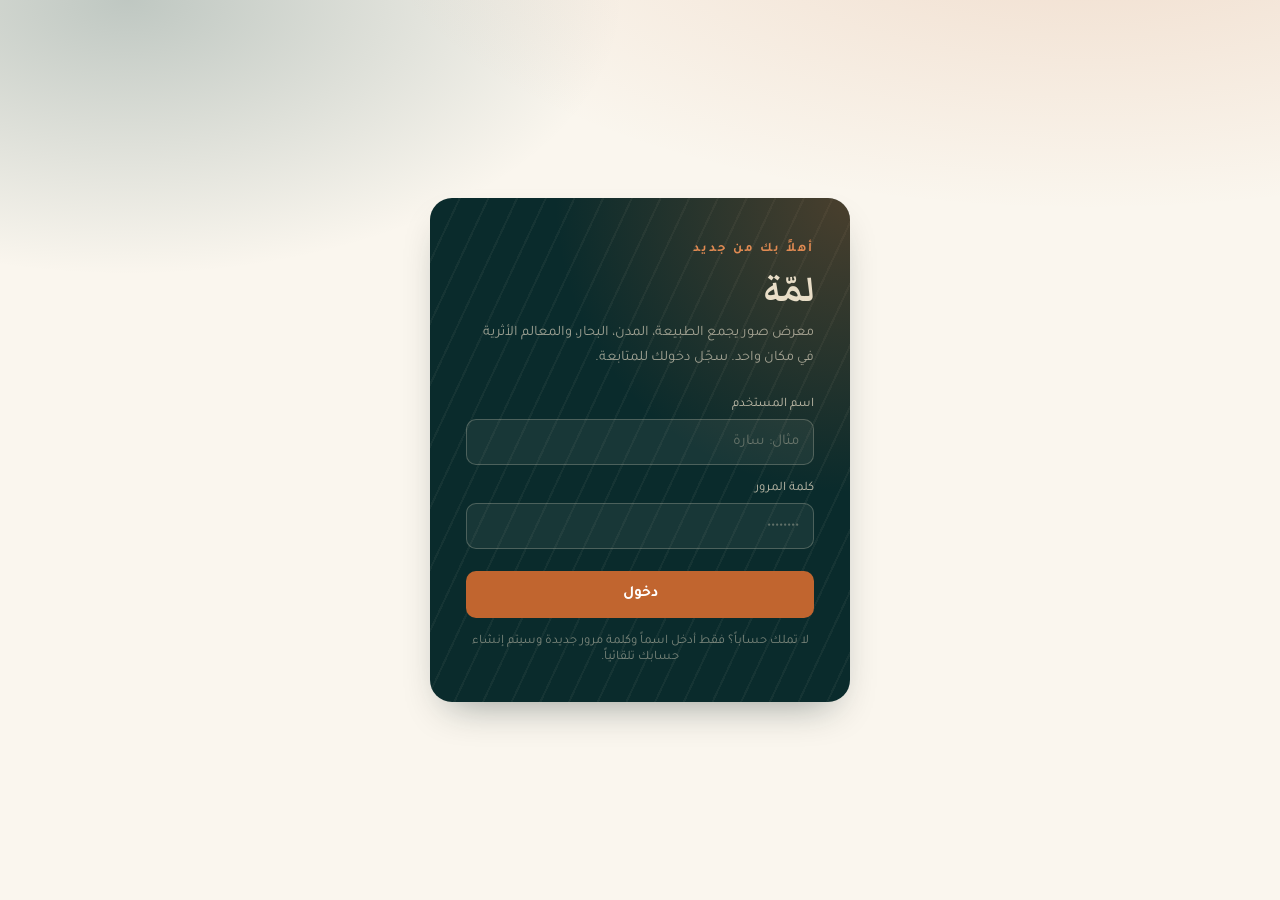
<file: index.html>
<!DOCTYPE html>
<html lang="ar" dir="rtl">
<head>
<meta charset="UTF-8">
<meta name="viewport" content="width=device-width, initial-scale=1.0">
<title>لمّة — معرض الصور</title>
<link rel="preconnect" href="https://fonts.googleapis.com">
<link href="https://fonts.googleapis.com/css2?family=Markazi+Text:wght@500;600;700&family=Tajawal:wght@300;400;500;700;900&display=swap" rel="stylesheet">
<link rel="stylesheet" href="style.css">
</head>
<body>

<header class="top">
  <div class="brand">
    <div class="mark">🖼️</div>
    <div>
      <h1>لمّة</h1>
      <span class="tagline">معرض الصور</span>
    </div>
  </div>
  <div class="user-box">
    <div class="user-chip">
      <div class="avatar" id="avatarLetter">?</div>
      <span id="userNameLabel"></span>
    </div>
    <button class="btn btn-ghost" id="logoutBtn">تسجيل الخروج</button>
  </div>
</header>

<div class="toolbar">
  <div class="tabs" id="tabs"></div>
</div>

<div class="gallery-wrap">
  <div class="grid" id="grid"></div>
  <div class="empty-state" id="emptyState" style="display:none;">
    <div class="glyph">🏜️</div>
    <h3>لا توجد صور هنا بعد</h3>
    <div>كن أول من يضيف صورة إلى هذا التصنيف</div>
  </div>
</div>

<button class="fab" id="fabAdd" title="إضافة صورة">＋</button>

<!-- نافذة إضافة صورة -->
<div class="modal-overlay" id="modalOverlay">
  <div class="modal">
    <button class="close-x" id="closeModal">✕</button>
    <h2>إضافة صورة جديدة</h2>
    <form id="addForm">
      <div class="field">
        <label>الصورة</label>
        <div class="upload-zone" id="uploadZone">
          <input type="file" id="fileInput" accept="image/*" style="display:none;">
          <span id="uploadText">اضغط لاختيار صورة من جهازك</span>
        </div>
      </div>
      <div class="field">
        <label>عنوان الصورة</label>
        <input type="text" id="imgTitle" placeholder="مثال: غروب على ساحل الصويرة">
      </div>
      <div class="field">
        <label>التصنيف</label>
        <select id="imgCategory">
          <option value="nature">طبيعة</option>
          <option value="cities">مدن</option>
          <option value="seas">بحار</option>
          <option value="historic">أثرية</option>
        </select>
      </div>
      <button type="submit" class="btn-full">نشر الصورة</button>
    </form>
  </div>
</div>

<script src="script.js"></script>
</body>
</html>
</file>
<file: style.css>
:root{
  --ink:#132024;
  --sand:#e8ddc7;
  --sand-deep:#cdbd98;
  --teal:#0f3d3e;
  --teal-deep:#0a2b2c;
  --clay:#c1652f;
  --clay-light:#e08a52;
  --paper:#faf6ee;
  --line: rgba(19,32,36,0.12);
  --shadow: 0 18px 40px -18px rgba(10,30,30,.45);
}
*{box-sizing:border-box;}
html,body{margin:0;padding:0;}
body{
  background:
    radial-gradient(1200px 500px at 85% -10%, rgba(193,101,47,.18), transparent 60%),
    radial-gradient(900px 500px at 10% 0%, rgba(15,61,62,.25), transparent 55%),
    var(--paper);
  color:var(--ink);
  font-family:'Tajawal',sans-serif;
  min-height:100vh;
}
h1,h2,h3,.display{ font-family:'Markazi Text','Tajawal',serif; letter-spacing:.3px; }

/* ---------- صفحة تسجيل الدخول ---------- */
.auth-wrap{ min-height:100vh; display:flex; align-items:center; justify-content:center; padding:24px; }
.auth-card{
  width:100%; max-width:420px; background:var(--teal-deep); color:var(--sand);
  border-radius:22px; padding:44px 36px 36px; box-shadow:var(--shadow); position:relative; overflow:hidden;
}
.auth-card::before{
  content:""; position:absolute; inset:0;
  background:
    radial-gradient(circle at 100% 0%, rgba(193,101,47,.35), transparent 45%),
    repeating-linear-gradient(115deg, rgba(232,221,199,.05) 0 2px, transparent 2px 26px);
  pointer-events:none;
}
.eyebrow{ font-size:13px; letter-spacing:2px; text-transform:uppercase; color:var(--clay-light); font-weight:700; margin-bottom:6px; position:relative; z-index:1;}
.auth-card h1{ font-size:44px; margin:0 0 4px; color:var(--sand); font-weight:700; position:relative; z-index:1;}
.auth-card p.sub{ margin:0 0 26px; color:rgba(232,221,199,.65); font-size:14.5px; line-height:1.7; position:relative; z-index:1;}
.field{ margin-bottom:16px; position:relative; z-index:1; }
.field label{ display:block; font-size:13px; margin-bottom:6px; color:rgba(232,221,199,.8); }
.field input, .field select{
  width:100%; padding:13px 14px; border-radius:10px; border:1px solid rgba(232,221,199,.25);
  background:rgba(250,246,238,.06); color:var(--sand); font-family:inherit; font-size:15px; outline:none;
  transition:.2s border-color, .2s background;
}
.field input::placeholder{ color:rgba(232,221,199,.35); }
.field input:focus, .field select:focus{ border-color:var(--clay-light); background:rgba(250,246,238,.1); }
.btn-full{
  width:100%; margin-top:6px; padding:14px; border:none; border-radius:10px;
  background:var(--clay); color:#fff; font-family:inherit; font-weight:700; font-size:15.5px;
  cursor:pointer; transition:.2s transform, .2s background; position:relative; z-index:1;
}
.btn-full:hover{ background:var(--clay-light); transform:translateY(-1px); }
.auth-hint{ margin-top:16px; font-size:13px; text-align:center; color:rgba(232,221,199,.5); position:relative; z-index:1;}
.alert-error{
  background:rgba(255,120,90,.15); border:1px solid rgba(255,120,90,.4); color:#ffb199;
  padding:10px 14px; border-radius:9px; font-size:13.5px; margin-bottom:16px; position:relative; z-index:1;
}

/* ---------- هيكل صفحة المعرض ---------- */
header.top{
  position:sticky; top:0; z-index:30; background:var(--teal-deep); color:var(--sand);
  padding:18px 28px; display:flex; align-items:center; justify-content:space-between; gap:16px;
  box-shadow:0 6px 24px -12px rgba(0,0,0,.4); flex-wrap:wrap;
}
.brand{ display:flex; align-items:center; gap:12px; }
.brand .mark{
  width:40px; height:40px; border-radius:10px; background:linear-gradient(135deg,var(--clay),var(--clay-light));
  display:flex; align-items:center; justify-content:center; font-size:20px; flex:none;
}
.brand h1{ font-size:26px; margin:0; line-height:1; }
.brand span.tagline{ display:block; font-size:11px; letter-spacing:1.5px; color:rgba(232,221,199,.55); text-transform:uppercase; margin-top:3px; font-family:'Tajawal',sans-serif;}
.user-box{ display:flex; align-items:center; gap:14px; }
.user-chip{ display:flex; align-items:center; gap:8px; background:rgba(250,246,238,.08); padding:7px 14px 7px 8px; border-radius:999px; font-size:14px;}
.user-chip .avatar{ width:26px;height:26px;border-radius:50%; background:var(--clay); color:#fff; display:flex; align-items:center; justify-content:center; font-size:13px; font-weight:700;}
.btn{ border:none; cursor:pointer; font-family:inherit; border-radius:9px; font-weight:700; padding:10px 16px; font-size:14px; transition:.2s transform,.2s opacity;}
.btn:hover{ transform:translateY(-1px); }
.btn-ghost{ background:rgba(250,246,238,.1); color:var(--sand); }
.btn-ghost:hover{ background:rgba(250,246,238,.18); }

.toolbar{ padding:22px 28px 6px; display:flex; align-items:center; justify-content:space-between; gap:16px; flex-wrap:wrap; max-width:1180px; margin:0 auto;}
.tabs{ display:flex; gap:8px; flex-wrap:wrap; }
.tab{ padding:9px 18px; border-radius:999px; background:transparent; border:1.5px solid var(--line); font-family:inherit; font-weight:700; font-size:13.5px; color:var(--ink); cursor:pointer; display:flex; align-items:center; gap:7px; transition:.2s all;}
.tab .dot{ width:7px;height:7px;border-radius:50%; }
.tab.active{ background:var(--teal); color:var(--sand); border-color:var(--teal); }
.tab:hover:not(.active){ border-color:var(--sand-deep); background:rgba(205,189,152,.15); }

.gallery-wrap{ max-width:1180px; margin:0 auto; padding:18px 28px 80px; }
.empty-state{ text-align:center; padding:80px 20px; color:#8a8378; }
.empty-state .glyph{ font-size:44px; margin-bottom:12px; }
.empty-state h3{ margin:0 0 6px; font-size:22px; color:var(--ink); }

.grid{ display:grid; grid-template-columns:repeat(auto-fill,minmax(260px,1fr)); gap:22px; }
.card{ background:#fff; border-radius:16px; overflow:hidden; box-shadow:0 10px 30px -16px rgba(19,32,36,.3); border:1px solid var(--line); display:flex; flex-direction:column; animation:rise .45s ease both;}
@keyframes rise{ from{opacity:0; transform:translateY(14px);} to{opacity:1; transform:translateY(0);} }
.card .thumb{ position:relative; width:100%; aspect-ratio:4/3; overflow:hidden; background:var(--sand);}
.card .thumb img{ width:100%; height:100%; object-fit:cover; display:block; transition:.4s transform;}
.card:hover .thumb img{ transform:scale(1.06); }
.cat-badge{ position:absolute; top:10px; right:10px; padding:5px 12px; border-radius:999px; font-size:11.5px; font-weight:700; color:#fff;}
.del-btn{ position:absolute; top:10px; left:10px; width:30px; height:30px; border-radius:50%; background:rgba(19,32,36,.55); color:#fff; border:none; cursor:pointer; font-size:15px; display:flex; align-items:center; justify-content:center; opacity:0; transition:.2s;}
.card:hover .del-btn{ opacity:1; }
.del-btn:hover{ background:var(--clay); }

.card-body{ padding:14px 16px 16px; display:flex; flex-direction:column; gap:10px; flex:1; }
.card-body h3{ margin:0; font-size:19px; line-height:1.3; }
.meta-row{ display:flex; align-items:center; justify-content:space-between; font-size:12px; color:#8a8378; }

.comments{ border-top:1px dashed var(--line); padding-top:10px; }
.comment-list{ display:flex; flex-direction:column; gap:8px; max-height:130px; overflow-y:auto; margin-bottom:8px; }
.comment-item{ font-size:13px; background:var(--paper); border-radius:9px; padding:7px 10px; }
.comment-item b{ color:var(--teal); }
.comment-form{ display:flex; gap:6px; }
.comment-form input{ flex:1; border:1px solid var(--line); border-radius:8px; padding:8px 10px; font-family:inherit; font-size:13px; outline:none;}
.comment-form input:focus{ border-color:var(--clay-light); }
.comment-form button{ border:none; background:var(--teal); color:#fff; border-radius:8px; padding:0 12px; cursor:pointer; font-size:13px;}
.comment-form button:hover{ background:var(--clay); }

/* ---------- زر الإضافة والنافذة المنبثقة ---------- */
.fab{
  position:fixed; bottom:28px; left:28px; z-index:40; width:60px; height:60px; border-radius:50%; border:none; cursor:pointer;
  background:var(--clay); color:#fff; font-size:28px; box-shadow:0 14px 30px -8px rgba(193,101,47,.6);
  display:flex; align-items:center; justify-content:center; transition:.2s transform;
}
.fab:hover{ transform:scale(1.07) rotate(90deg); }

.modal-overlay{
  position:fixed; inset:0; background:rgba(10,20,22,.55); backdrop-filter:blur(3px);
  display:none; align-items:center; justify-content:center; z-index:50; padding:20px;
}
.modal{ background:var(--paper); border-radius:18px; width:100%; max-width:460px; padding:30px 28px; box-shadow:var(--shadow); position:relative;}
.modal h2{ margin:0 0 18px; font-size:28px; }
.modal .close-x{ position:absolute; top:16px; left:16px; background:none; border:none; font-size:20px; cursor:pointer; color:#8a8378;}
.modal label{ display:block; font-size:13px; font-weight:700; margin-bottom:6px; color:var(--teal); }
.modal .field{ margin-bottom:16px; }
.modal input[type=text], .modal select{
  width:100%; padding:11px 12px; border-radius:9px; border:1.5px solid var(--line); font-family:inherit; font-size:14.5px; outline:none; background:#fff;
}
.modal input:focus, .modal select:focus{ border-color:var(--clay); }
.upload-zone{ border:2px dashed var(--sand-deep); border-radius:12px; padding:18px; text-align:center; cursor:pointer; color:#8a8378; font-size:13.5px; transition:.2s all; position:relative; overflow:hidden;}
.upload-zone.has-img{ border-style:solid; padding:0; }
.upload-zone img{ width:100%; max-height:180px; object-fit:cover; display:block; border-radius:10px; }
.upload-zone:hover{ border-color:var(--clay); color:var(--clay); }

@media (max-width:560px){
  header.top{ padding:14px 16px; }
  .toolbar{ padding:16px 16px 4px; }
  .gallery-wrap{ padding:14px 16px 90px; }
  .fab{ left:16px; bottom:16px; }
}
</file>
